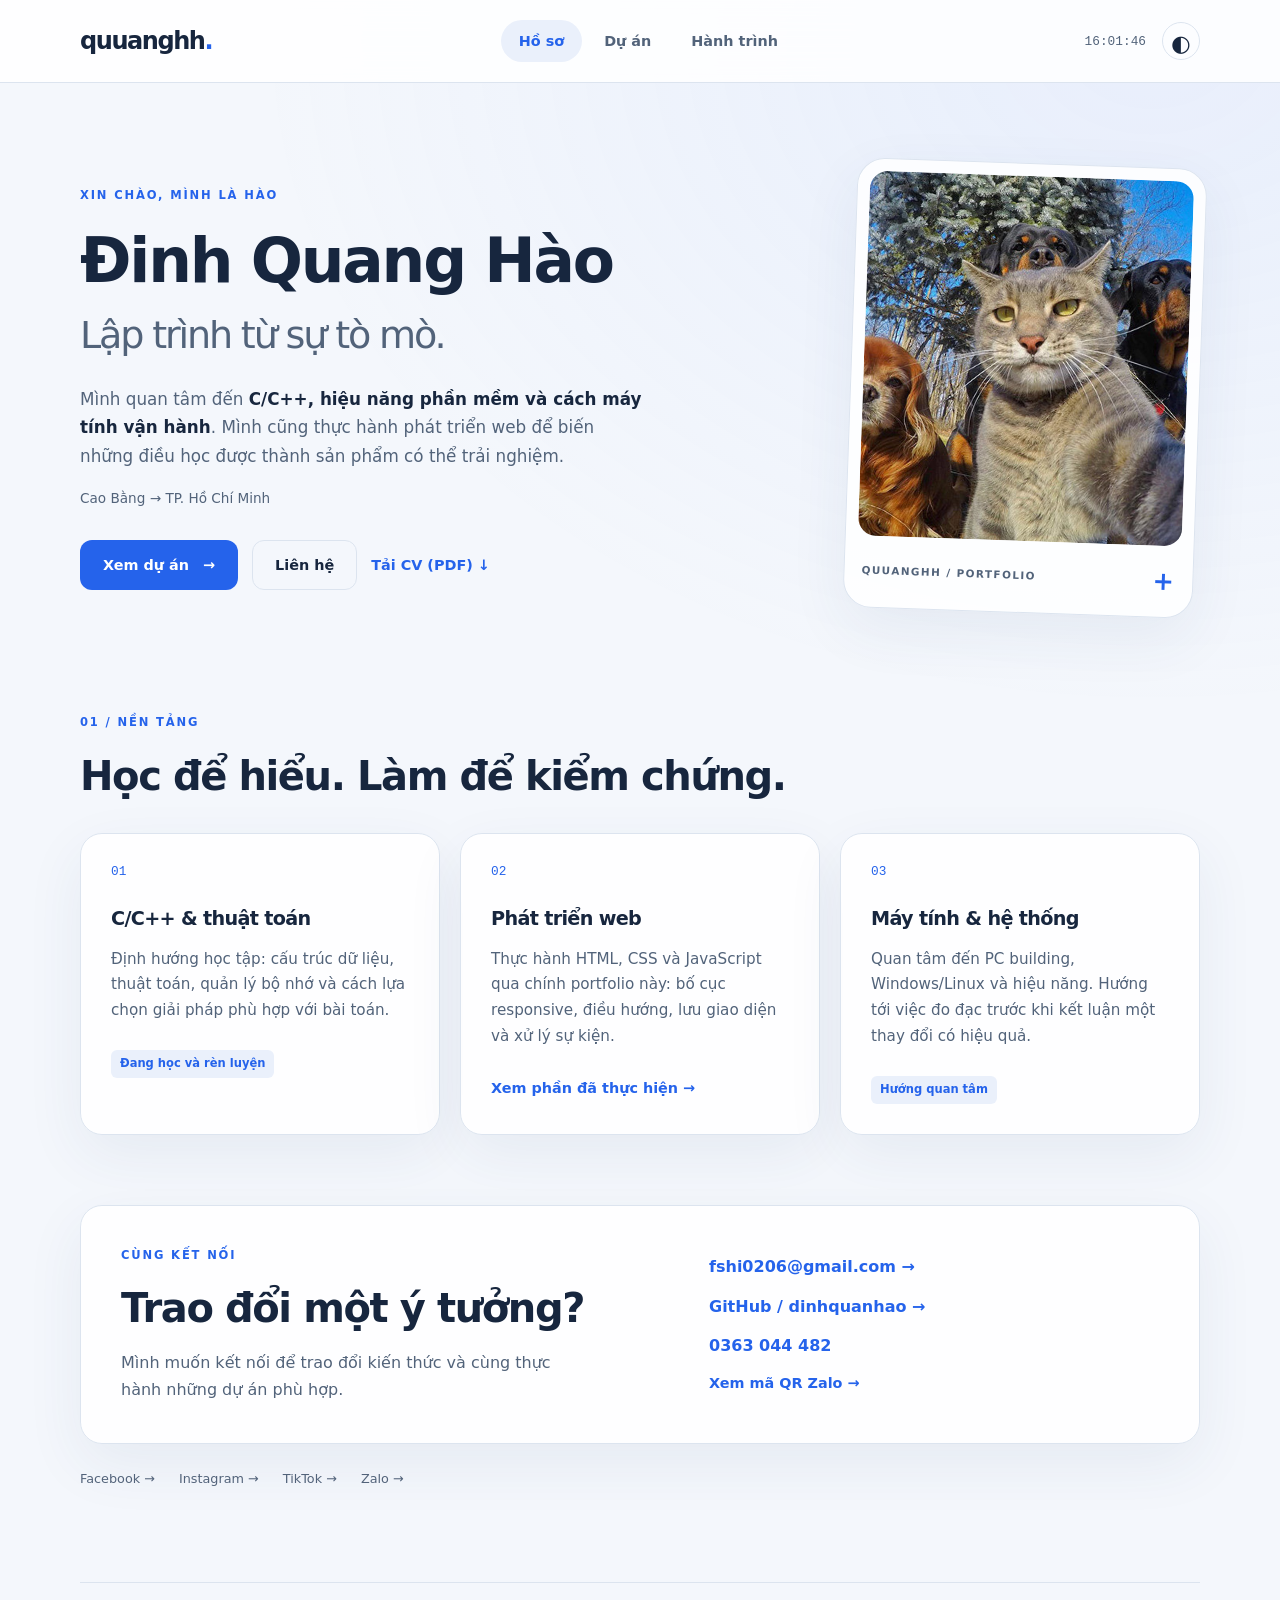
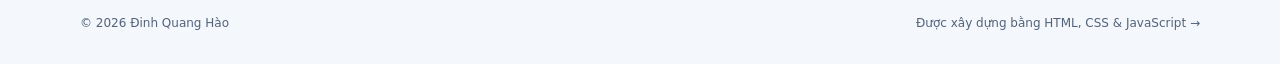
<file: index.html>
<!DOCTYPE html>
<html lang="vi">
<head>
    <meta charset="UTF-8">
    <meta name="viewport" content="width=device-width, initial-scale=1.0">
    <title>Đinh Quang Hào | C/C++ & Phát triển web</title>
    <meta name="description" content="Portfolio của Đinh Quang Hào: định hướng C/C++, tối ưu hệ thống và thực hành phát triển web. Xem dự án, hành trình học tập và CV.">
    <meta name="author" content="Đinh Quang Hào">
    <meta name="theme-color" content="#2563eb">
    <meta property="og:type" content="website">
    <meta property="og:locale" content="vi_VN">
    <meta property="og:title" content="Đinh Quang Hào | Portfolio">
    <meta property="og:description" content="Từ sự tò mò về máy tính đến những sản phẩm web có thể trải nghiệm. Xem dự án và kết nối với Hào.">
    <meta property="og:image" content="https://dinhquanhao.github.io/profileQuuanghh/assets/images/avatar.jpg.png">
    <meta property="og:url" content="https://dinhquanhao.github.io/profileQuuanghh/">
    <link rel="canonical" href="https://dinhquanhao.github.io/profileQuuanghh/">
    <link rel="stylesheet" href="./css/style.css">
    <script type="application/ld+json">
    {
      "@context": "https://schema.org",
      "@type": "Person",
      "name": "Đinh Quang Hào",
      "url": "https://dinhquanhao.github.io/profileQuuanghh/",
      "image": "https://dinhquanhao.github.io/profileQuuanghh/assets/images/avatar.jpg.png",
      "knowsAbout": ["C", "C++", "HTML", "CSS", "JavaScript"],
      "sameAs": ["https://github.com/dinhquanhao", "https://www.facebook.com/share/1Ctb9f6psq/", "https://www.tiktok.com/@hafo10032007"]
    }
    </script>
    <script async src="https://www.googletagmanager.com/gtag/js?id=G-XXHK8LHCVC"></script>
    <script>
      window.dataLayer = window.dataLayer || [];
      function gtag(){dataLayer.push(arguments);}
      gtag('js', new Date());
      gtag('config', 'G-XXHK8LHCVC');
    </script>
</head>
<body>
    <a class="skip-link" href="#main">Bỏ qua menu</a>
    <header>
        <div class="container nav-content">
            <a class="logo" href="#home" aria-label="Quuanghh — về hồ sơ">quuanghh<span>.</span></a>
            <nav class="nav-links" aria-label="Điều hướng chính">
                <a class="nav-btn active" href="#home" aria-current="page">Hồ sơ</a>
                <a class="nav-btn" href="#projects">Dự án</a>
                <a class="nav-btn" href="#journey">Hành trình</a>
            </nav>
            <div class="header-right">
                <time class="digital-clock" id="clock" aria-label="Giờ hiện tại" data-js></time>
                <button class="theme-toggle" type="button" aria-label="Bật giao diện tối" aria-pressed="false" data-js>
                    <span id="themeIcon" aria-hidden="true">◐</span>
                </button>
            </div>
        </div>
    </header>

    <main id="main" tabindex="-1">
        <section id="home" class="page-section active-page" aria-labelledby="home-title">
            <div class="container">
                <div class="hero">
                    <div class="hero-copy">
                        <p class="eyebrow">XIN CHÀO, MÌNH LÀ HÀO</p>
                        <h1 id="home-title" tabindex="-1">Đinh Quang Hào<span>Lập trình từ sự tò mò.</span></h1>
                        <p class="hero-description">Mình quan tâm đến <strong>C/C++, hiệu năng phần mềm và cách máy tính vận hành</strong>. Mình cũng thực hành phát triển web để biến những điều học được thành sản phẩm có thể trải nghiệm.</p>
                        <p class="location">Cao Bằng → TP. Hồ Chí Minh</p>
                        <div class="hero-actions">
                            <a class="btn" href="#projects">Xem dự án <span aria-hidden="true">→</span></a>
                            <a class="btn btn-secondary" href="mailto:fshi0206@gmail.com">Liên hệ</a>
                            <a class="text-link" href="./assets/dinh-quang-hao-cv.pdf" download>Tải CV (PDF) <span aria-hidden="true">↓</span></a>
                        </div>
                    </div>
                    <div class="portrait-card">
                        <button class="avatar-wrapper" type="button" aria-label="Phóng to ảnh đại diện" aria-pressed="false" data-avatar>
                            <img class="avatar-img" src="./assets/images/avatar.jpg.png" alt="Ảnh đại diện Đinh Quang Hào" width="320" height="360">
                        </button>
                        <div class="portrait-caption"><span>QUUANGHH / PORTFOLIO</span><span aria-hidden="true">+</span></div>
                    </div>
                </div>

                <div class="section-heading"><p class="eyebrow">01 / NỀN TẢNG</p><h2>Học để hiểu. Làm để kiểm chứng.</h2></div>
                <div class="skill-grid">
                    <article class="glass-card">
                        <span class="card-number" aria-hidden="true">01</span><h3>C/C++ & thuật toán</h3>
                        <p>Định hướng học tập: cấu trúc dữ liệu, thuật toán, quản lý bộ nhớ và cách lựa chọn giải pháp phù hợp với bài toán.</p>
                        <span class="tag">Đang học và rèn luyện</span>
                    </article>
                    <article class="glass-card">
                        <span class="card-number" aria-hidden="true">02</span><h3>Phát triển web</h3>
                        <p>Thực hành HTML, CSS và JavaScript qua chính portfolio này: bố cục responsive, điều hướng, lưu giao diện và xử lý sự kiện.</p>
                        <a class="text-link" href="#projects">Xem phần đã thực hiện →</a>
                    </article>
                    <article class="glass-card">
                        <span class="card-number" aria-hidden="true">03</span><h3>Máy tính & hệ thống</h3>
                        <p>Quan tâm đến PC building, Windows/Linux và hiệu năng. Hướng tới việc đo đạc trước khi kết luận một thay đổi có hiệu quả.</p>
                        <span class="tag">Hướng quan tâm</span>
                    </article>
                </div>

                <section id="contact" class="contact-card glass-card" aria-labelledby="contact-title">
                    <div><p class="eyebrow">CÙNG KẾT NỐI</p><h2 id="contact-title">Trao đổi một ý tưởng?</h2><p>Mình muốn kết nối để trao đổi kiến thức và cùng thực hành những dự án phù hợp.</p></div>
                    <div class="contact-links">
                        <a href="mailto:fshi0206@gmail.com">fshi0206@gmail.com <span aria-hidden="true">→</span></a>
                        <a href="https://github.com/dinhquanhao" target="_blank" rel="noopener noreferrer">GitHub / dinhquanhao <span aria-hidden="true">→</span></a>
                        <a href="tel:0363044482">0363 044 482</a>
                        <button class="text-link" type="button" data-open-qr data-js>Xem mã QR Zalo →</button>
                    </div>
                </section>
                <div class="social-links" aria-label="Mạng xã hội">
                    <a href="https://www.facebook.com/share/1Ctb9f6psq/" target="_blank" rel="noopener noreferrer">Facebook →</a>
                    <a href="https://www.instagram.com/quuanghafo" target="_blank" rel="noopener noreferrer">Instagram →</a>
                    <a href="https://www.tiktok.com/@hafo10032007" target="_blank" rel="noopener noreferrer">TikTok →</a>
                    <a href="https://zalo.me/0363044482" target="_blank" rel="noopener noreferrer">Zalo →</a>
                </div>
            </div>
        </section>

        <section id="projects" class="page-section" aria-labelledby="projects-title">
            <div class="container">
                <div class="section-heading"><p class="eyebrow">02 / DỰ ÁN</p><h2 id="projects-title" tabindex="-1">Một sản phẩm, từ mã nguồn đến trải nghiệm.</h2><p>Dự án cá nhân có mã nguồn công khai để bạn xem cách mình tổ chức và xây dựng.</p></div>
                <article class="project-card glass-card">
                    <a class="project-preview" href="./index.html#home" aria-label="Mở demo portfolio"><img src="./assets/images/portfolio-preview.png" alt="Ảnh chụp giao diện portfolio Đinh Quang Hào" width="1200" height="800" loading="lazy"></a>
                    <div class="project-content">
                        <div class="project-label"><span class="tag">Dự án cá nhân</span><span>01</span></div>
                        <h3>Quuanghh — Personal Portfolio</h3>
                        <p>Website giới thiệu bản thân, trình bày dự án và cung cấp kênh liên hệ. Mã nguồn sử dụng HTML, CSS và JavaScript thuần.</p>
                        <ul class="feature-list">
                            <li>Giao diện thích ứng với điện thoại và máy tính.</li>
                            <li>Điều hướng theo mục, hỗ trợ liên kết trực tiếp và nội dung khi tắt JavaScript.</li>
                            <li>Chế độ sáng/tối được lưu trên trình duyệt.</li>
                            <li>Bảng quản lý lượt truy cập dùng chung; tích hợp Firebase tùy chọn, mặc định tắt.</li>
                        </ul>
                        <div class="tech-tags" aria-label="Công nghệ"><span>HTML5</span><span>CSS3</span><span>JavaScript</span><span>Git</span></div>
                        <div class="project-actions">
                            <a class="btn" href="https://github.com/dinhquanhao/profileQuuanghh" target="_blank" rel="noopener noreferrer">Xem mã nguồn →</a>
                            <a class="text-link" href="./index.html#home">Mở demo →</a>
                        </div>
                    </div>
                </article>
                <div class="project-notes">
                    <div><h3>Bài toán</h3><p>Giữ website đơn giản, dễ chỉnh sửa và chạy được mà không cần công cụ build.</p></div>
                    <div><h3>Cách thực hiện</h3><p>Tách nội dung, giao diện và tương tác; bổ sung chức năng JavaScript trên nền HTML vẫn đọc được.</p></div>
                    <div><h3>Hướng phát triển</h3><p>Bổ sung các bài thực hành C/C++ có mã nguồn và kết quả đo cụ thể khi hoàn thành.</p></div>
                </div>
            </div>
        </section>

        <section id="journey" class="page-section" aria-labelledby="journey-title">
            <div class="container">
                <div class="section-heading"><p class="eyebrow">03 / HÀNH TRÌNH</p><h2 id="journey-title" tabindex="-1">Từng bước xây nền tảng.</h2><p>Những chủ đề mình đã tiếp cận và hướng học tập tiếp theo.</p></div>
                <div class="journey-grid">
                    <ol class="timeline">
                        <li><span class="timeline-year">2022</span><div><h3>Bắt đầu với C/C++</h3><p>Tiếp cận lập trình và cấu trúc dữ liệu cơ bản, hình thành sự quan tâm đến thuật toán và hiệu suất.</p></div></li>
                        <li><span class="timeline-year">2023</span><div><h3>Tìm hiểu phần cứng</h3><p>Khám phá PC building, cấu hình máy tính và cách phần cứng ảnh hưởng đến trải nghiệm sử dụng.</p></div></li>
                        <li><span class="timeline-year">2024</span><div><h3>Quan tâm đến hệ thống</h3><p>Tìm hiểu cấu hình game server, quản lý tài nguyên và các yếu tố ảnh hưởng đến độ trễ.</p></div></li>
                        <li><span class="timeline-year">2025 → nay</span><div><h3>Thực hành qua sản phẩm web</h3><p>Xây dựng portfolio bằng HTML/CSS/JavaScript và tiếp tục rèn luyện lập trình C/C++.</p></div></li>
                    </ol>
                    <aside class="glass-card learning-card"><p class="eyebrow">HƯỚNG TIẾP THEO</p><h3>Làm rõ điều mình học bằng sản phẩm.</h3><p>Tập trung vào bài thực hành nhỏ, ghi lại cách giải quyết và đo kết quả khi cần đánh giá hiệu năng.</p><a class="text-link" href="./cv.html">Xem CV dạng web →</a><a class="text-link" href="./assets/dinh-quang-hao-cv.pdf" download>Tải CV (PDF) ↓</a></aside>
                </div>
                <details class="personal-notes glass-card">
                    <summary>Ngoài những dòng code</summary>
                    <p>Mình thích nghe Lofi, Chill và Ballad khi làm việc hoặc thư giãn; cũng quan tâm đến phim kinh dị và tâm lý.</p>
                    <ul id="musicList" class="music-list">
                        <li><a href="https://www.youtube.com/results?search_query=Kh%C3%B4ng%20bu%C3%B4ng" target="_blank" rel="noopener noreferrer">Không buông →</a></li>
                        <li><a href="https://www.youtube.com/results?search_query=Ng%C3%A0y%20n%C3%A0y%20n%C4%83m%20%E1%BA%A5y" target="_blank" rel="noopener noreferrer">Ngày này năm ấy →</a></li>
                        <li><a href="https://www.youtube.com/results?search_query=Ng%C3%A0y%20th%C3%A1ng%20sau%20n%C3%A0y" target="_blank" rel="noopener noreferrer">Ngày tháng sau này →</a></li>
                        <li><a href="https://www.youtube.com/results?search_query=Nh%C6%B0%20anh%20%C4%91%C3%A3%20th%E1%BA%A5y%20em" target="_blank" rel="noopener noreferrer">Như anh đã thấy em →</a></li>
                        <li><a href="https://www.youtube.com/results?search_query=Ng%C3%A0y%20em%20%C4%91%E1%BA%B9p%20nh%E1%BA%A5t" target="_blank" rel="noopener noreferrer">Ngày em đẹp nhất →</a></li>
                    </ul>
                </details>
            </div>
        </section>
    </main>

    <footer class="container"><p>© <span id="currentYear">2026</span> Đinh Quang Hào</p><a href="https://github.com/dinhquanhao/profileQuuanghh" target="_blank" rel="noopener noreferrer">Được xây dựng bằng HTML, CSS & JavaScript →</a></footer>
    <button class="scroll-up-btn" type="button" aria-label="Về đầu trang" data-js>↑</button>
    <dialog id="zaloModal" aria-labelledby="qr-title">
        <div class="qr-content"><h2 id="qr-title">Kết nối qua Zalo</h2><img src="./assets/images/zalo-qr.png.png" alt="Mã QR Zalo của Đinh Quang Hào" width="280" height="280"><form method="dialog"><button class="btn" type="submit">Đóng</button></form></div>
    </dialog>
    <script src="./js/script.js"></script>
    <script type="module" src="./js/tracker.js"></script>
</body>
</html>
</file>
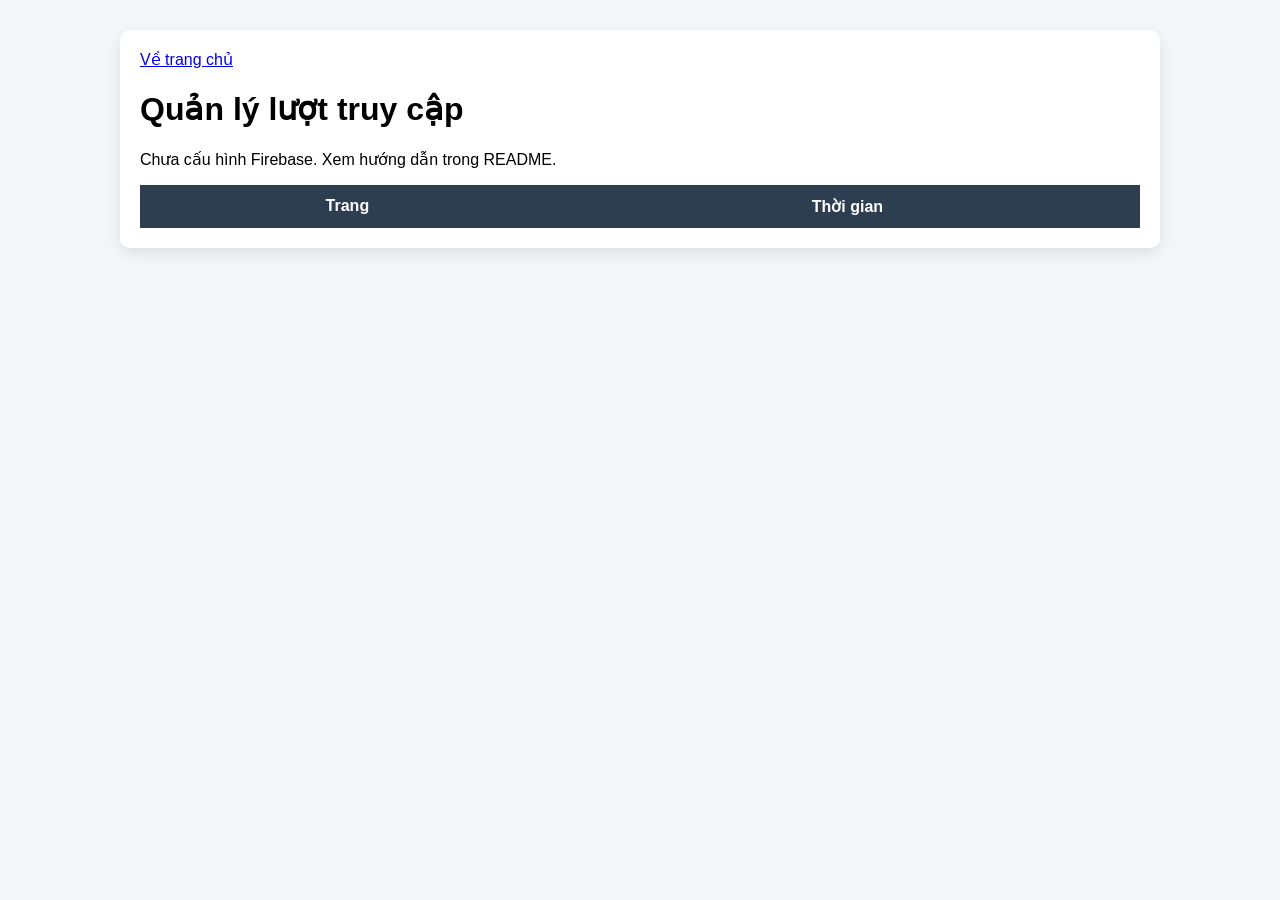
<file: admin.html>
<!doctype html>
<html lang="vi">
<head>
    <meta charset="utf-8">
    <meta name="viewport" content="width=device-width, initial-scale=1">
    <meta name="robots" content="noindex, nofollow">
    <title>Quản lý lượt truy cập</title>
    <link rel="stylesheet" href="./css/admin.css">
</head>
<body>
    <main class="table-container">
        <a href="./index.html">Về trang chủ</a>
        <h1>Quản lý lượt truy cập</h1>
        <p id="visitorStatus" role="status">Đang khởi tạo…</p>
        <form id="visitorLogin" hidden>
            <label>Email <input name="email" type="email" autocomplete="username" required></label>
            <label>Mật khẩu <input name="password" type="password" autocomplete="current-password" required></label>
            <button type="submit">Đăng nhập</button>
        </form>
        <button id="visitorLogout" type="button" hidden>Đăng xuất</button>
        <div class="table-scroll">
            <table><thead><tr><th scope="col">Trang</th><th scope="col">Thời gian</th></tr></thead>
            <tbody id="visitorTable"></tbody></table>
        </div>
    </main>
    <script type="module" src="./js/admin.js"></script>
</body>
</html>
</file>
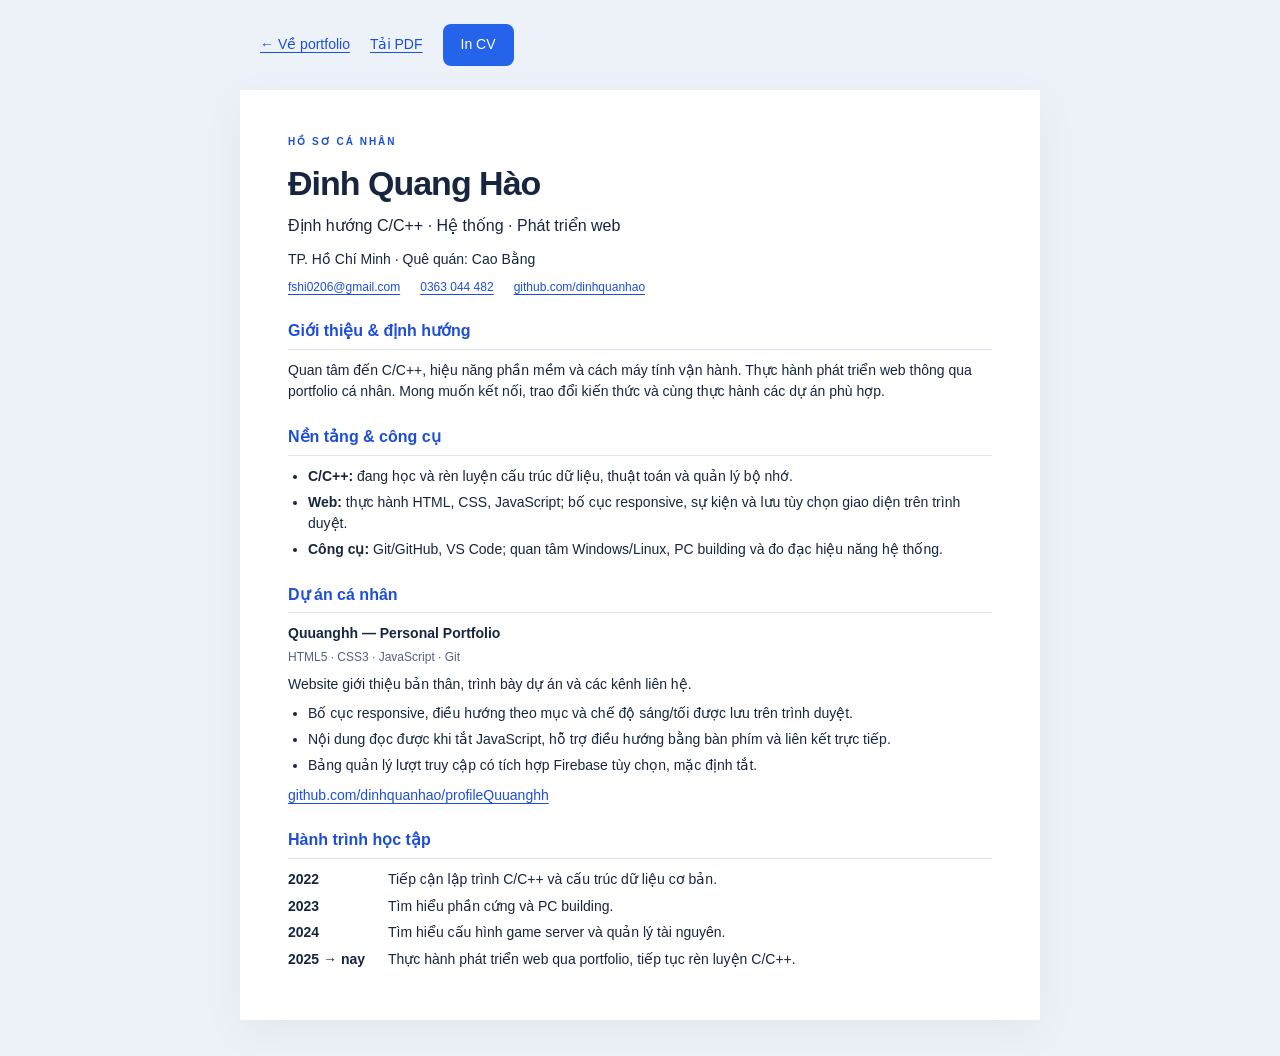
<file: cv.html>
<!doctype html>
<html lang="vi">
<head>
    <meta charset="utf-8">
    <meta name="viewport" content="width=device-width, initial-scale=1">
    <meta name="description" content="CV của Đinh Quang Hào — định hướng C/C++, hệ thống và thực hành phát triển web.">
    <title>CV — Đinh Quang Hào</title>
    <link rel="stylesheet" href="./css/cv.css">
</head>
<body>
    <nav class="cv-actions" aria-label="Thao tác CV"><a href="./index.html#home">← Về portfolio</a><a href="./assets/dinh-quang-hao-cv.pdf" download>Tải PDF</a><button type="button" id="printCV" hidden>In CV</button></nav>
    <main class="cv-sheet">
        <header><p class="eyebrow">HỒ SƠ CÁ NHÂN</p><h1>Đinh Quang Hào</h1><p class="subtitle">Định hướng C/C++ · Hệ thống · Phát triển web</p><p>TP. Hồ Chí Minh · Quê quán: Cao Bằng</p><div class="contacts"><a href="mailto:fshi0206@gmail.com">fshi0206@gmail.com</a><a href="tel:0363044482">0363 044 482</a><a href="https://github.com/dinhquanhao">github.com/dinhquanhao</a></div></header>
        <section><h2>Giới thiệu & định hướng</h2><p>Quan tâm đến C/C++, hiệu năng phần mềm và cách máy tính vận hành. Thực hành phát triển web thông qua portfolio cá nhân. Mong muốn kết nối, trao đổi kiến thức và cùng thực hành các dự án phù hợp.</p></section>
        <section><h2>Nền tảng & công cụ</h2><ul><li><strong>C/C++:</strong> đang học và rèn luyện cấu trúc dữ liệu, thuật toán và quản lý bộ nhớ.</li><li><strong>Web:</strong> thực hành HTML, CSS, JavaScript; bố cục responsive, sự kiện và lưu tùy chọn giao diện trên trình duyệt.</li><li><strong>Công cụ:</strong> Git/GitHub, VS Code; quan tâm Windows/Linux, PC building và đo đạc hiệu năng hệ thống.</li></ul></section>
        <section><h2>Dự án cá nhân</h2><h3>Quuanghh — Personal Portfolio</h3><p class="project-tech">HTML5 · CSS3 · JavaScript · Git</p><p>Website giới thiệu bản thân, trình bày dự án và các kênh liên hệ.</p><ul><li>Bố cục responsive, điều hướng theo mục và chế độ sáng/tối được lưu trên trình duyệt.</li><li>Nội dung đọc được khi tắt JavaScript, hỗ trợ điều hướng bằng bàn phím và liên kết trực tiếp.</li><li>Bảng quản lý lượt truy cập có tích hợp Firebase tùy chọn, mặc định tắt.</li></ul><p><a href="https://github.com/dinhquanhao/profileQuuanghh">github.com/dinhquanhao/profileQuuanghh</a></p></section>
        <section><h2>Hành trình học tập</h2><dl><div><dt>2022</dt><dd>Tiếp cận lập trình C/C++ và cấu trúc dữ liệu cơ bản.</dd></div><div><dt>2023</dt><dd>Tìm hiểu phần cứng và PC building.</dd></div><div><dt>2024</dt><dd>Tìm hiểu cấu hình game server và quản lý tài nguyên.</dd></div><div><dt>2025 → nay</dt><dd>Thực hành phát triển web qua portfolio, tiếp tục rèn luyện C/C++.</dd></div></dl></section>
    </main>
    <script src="./js/cv.js"></script>
</body>
</html>
</file>
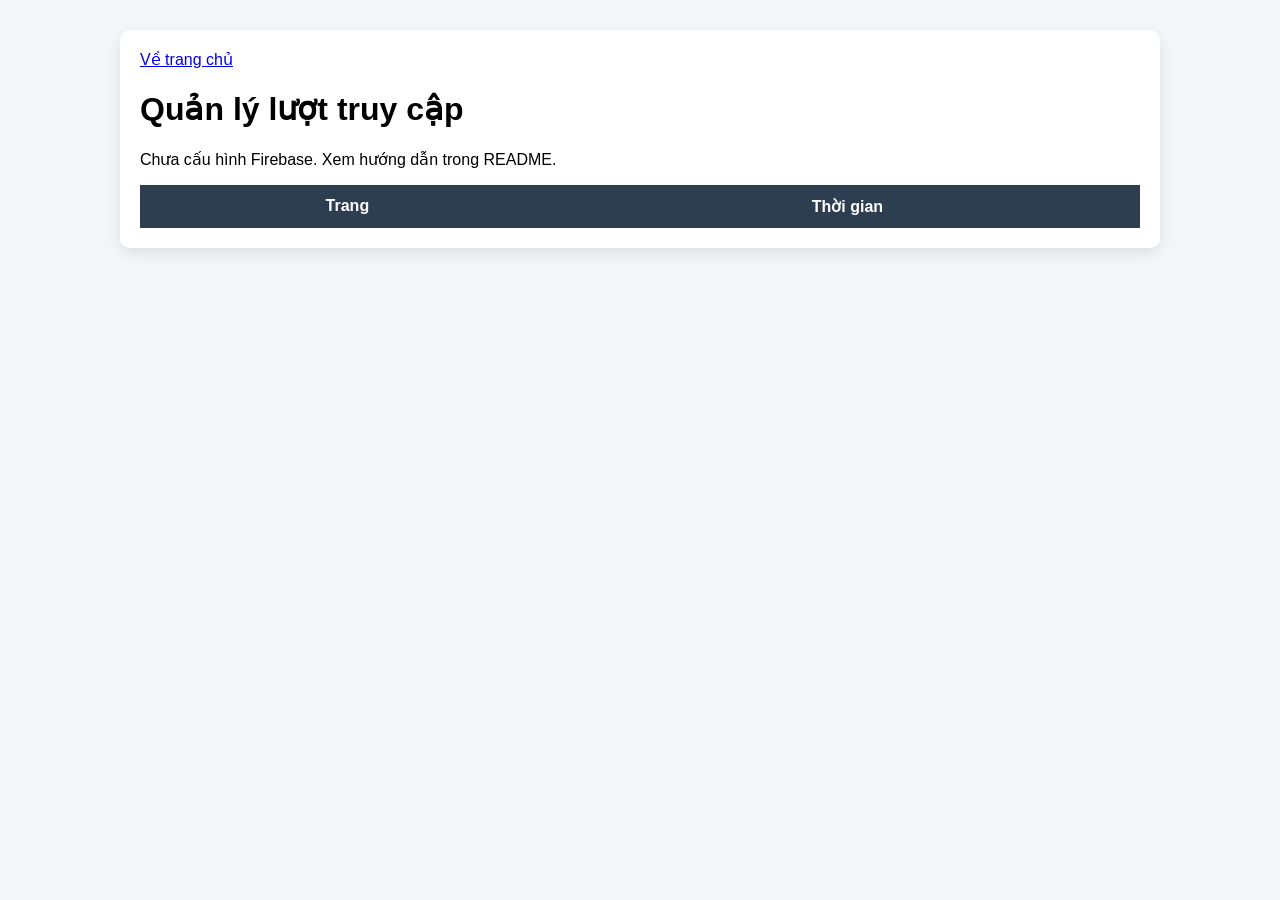
<file: visitors.html>
<!doctype html>
<html lang="vi">
<head>
    <meta charset="utf-8">
    <meta name="viewport" content="width=device-width, initial-scale=1">
    <meta name="robots" content="noindex, nofollow">
    <title>Quản lý lượt truy cập</title>
    <link rel="stylesheet" href="./css/admin.css">
</head>
<body>
    <main class="table-container">
        <a href="./index.html">Về trang chủ</a>
        <h1>Quản lý lượt truy cập</h1>
        <p id="visitorStatus" role="status">Đang khởi tạo…</p>
        <form id="visitorLogin" hidden>
            <label>Email <input name="email" type="email" autocomplete="username" required></label>
            <label>Mật khẩu <input name="password" type="password" autocomplete="current-password" required></label>
            <button type="submit">Đăng nhập</button>
        </form>
        <button id="visitorLogout" type="button" hidden>Đăng xuất</button>
        <div class="table-scroll">
            <table><thead><tr><th scope="col">Trang</th><th scope="col">Thời gian</th></tr></thead>
            <tbody id="visitorTable"></tbody></table>
        </div>
    </main>
    <script type="module" src="./js/visitors.js"></script>
</body>
</html>
</file>
<file: css/style.css>
:root {
    --primary: #2563eb;
    --primary-hover: #1d4ed8;
    --text-main: #17263e;
    --text-sub: #52637a;
    --bg-main: #f4f7fc;
    --glass: rgba(255, 255, 255, .85);
    --border: #dce4ef;
    --soft: #eaf0fb;
    --shadow: 0 20px 60px rgba(38, 68, 112, .07);
}
body[data-theme="dark"] {
    color-scheme: dark;
    --primary: #93b8ff;
    --primary-hover: #b8cfff;
    --text-main: #eef3fc;
    --text-sub: #b1c0d6;
    --bg-main: #101b2d;
    --glass: rgba(24, 39, 62, .9);
    --border: #30435f;
    --soft: #20334f;
    --shadow: 0 20px 60px rgba(0, 0, 0, .15);
}
* { box-sizing: border-box; }
html { scroll-behavior: smooth; scroll-padding-top: 110px; }
body { margin: 0; background: var(--bg-main); color: var(--text-main); font-family: system-ui, -apple-system, "Segoe UI", sans-serif; line-height: 1.7; }
body::before { content: ""; position: fixed; inset: 0; z-index: -1; pointer-events: none; background: radial-gradient(ellipse at 90% 5%, #82a9ff1a, transparent 55%); }
a { color: var(--primary); text-underline-offset: 4px; }
button, input { font: inherit; }
button, a { -webkit-tap-highlight-color: transparent; }
button { cursor: pointer; }
a:focus-visible, button:focus-visible, summary:focus-visible { outline: 3px solid var(--primary); outline-offset: 5px; }
[tabindex="-1"]:focus { outline: none; }
img { max-width: 100%; display: block; }
h1, h2, h3, p { margin: 0; }
h1, h2, h3 { line-height: 1.25; letter-spacing: -.035em; }
h2 { font-size: clamp(1.7rem, 3.3vw, 2.5rem); }
h3 { font-size: 1.2rem; }
.container { width: min(1120px, calc(100% - 48px)); margin-inline: auto; }
.skip-link { position: fixed; top: -100px; left: 20px; padding: 12px 20px; background: var(--glass); z-index: 200; }
.skip-link:focus { top: 10px; }
header { position: sticky; top: 0; z-index: 100; background: var(--glass); backdrop-filter: blur(18px); border-bottom: 1px solid var(--border); }
.nav-content { display: flex; align-items: center; justify-content: space-between; gap: 20px; min-height: 82px; }
.logo { font-size: 1.5rem; font-weight: 800; letter-spacing: -.06em; color: var(--text-main); text-decoration: none; }
.logo span { color: var(--primary); }
.nav-links { display: flex; gap: 4px; }
.nav-btn { text-decoration: none; color: var(--text-sub); font-size: .9rem; font-weight: 600; padding: 9px 18px; border-radius: 24px; }
.nav-btn:hover, .nav-btn.active { color: var(--primary); background: var(--soft); }
.header-right { display: flex; gap: 16px; align-items: center; }
.digital-clock { font: 500 .8rem ui-monospace, monospace; color: var(--text-sub); font-variant-numeric: tabular-nums; }
.theme-toggle { display: grid; place-items: center; width: 38px; height: 38px; border: 1px solid var(--border); border-radius: 50%; color: var(--text-main); background: transparent; font-size: 1.4rem; }
[data-js] { display: none; }
.js .theme-toggle { display: grid; }
.js [data-open-qr] { display: inline-block; }
.js .digital-clock { display: block; }
.page-section { padding: 64px 0 32px; scroll-margin-top: 20px; }
.js .page-section { display: none; }
.js .page-section.active-page { display: block; animation: enter .3s ease-out; }
@keyframes enter { from { opacity: .3; transform: translateY(8px); } to { opacity: 1; transform: translateY(0); } }
.hero { display: grid; grid-template-columns: 1.5fr 1fr; gap: 80px; align-items: center; padding: 16px 0 100px; }
.eyebrow { font-size: .72rem; font-weight: 750; letter-spacing: .16em; color: var(--primary); margin-bottom: 18px; }
h1 { font-size: clamp(2.5rem, 4.8vw, 4rem); }
h1 span { display: block; margin-top: 12px; color: var(--text-sub); font-size: .62em; font-weight: 450; }
.hero-description { color: var(--text-sub); font-size: 1.05rem; margin: 25px 0 16px; max-width: 570px; }
.hero-description strong { color: var(--text-main); font-weight: 600; }
.location { font-size: .85rem; color: var(--text-sub); }
.hero-actions { display: flex; align-items: center; flex-wrap: wrap; gap: 14px; margin-top: 30px; }
.btn { display: inline-flex; align-items: center; justify-content: center; gap: 14px; border: 1px solid transparent; padding: 12px 22px; background: #2563eb; color: #fff; border-radius: 12px; font-weight: 650; text-decoration: none; font-size: .9rem; }
.btn:hover { background: #1d4ed8; }
.btn-secondary { background: transparent; color: var(--text-main); border-color: var(--border); }
.btn-secondary:hover { background: var(--soft); }
.text-link { color: var(--primary); background: transparent; border: 0; padding: 0; font-size: .9rem; font-weight: 650; text-align: left; text-decoration: none; }
.text-link:hover { text-decoration: underline; }
.portrait-card { width: 100%; max-width: 350px; justify-self: end; transform: rotate(2deg); padding: 12px; background: var(--glass); border: 1px solid var(--border); border-radius: 28px; box-shadow: var(--shadow); }
.avatar-wrapper { display: block; padding: 0; background: transparent; border: 0; width: 100%; border-radius: 18px; transition: transform .2s; }
.avatar-wrapper.zoomed { transform: scale(1.1) rotate(-2deg); box-shadow: var(--shadow); }
.avatar-img { width: 100%; height: auto; aspect-ratio: 8 / 9; object-fit: cover; border-radius: 18px; }
.portrait-caption { display: flex; align-items: center; justify-content: space-between; padding: 14px 5px 2px; font-size: .65rem; font-weight: 700; letter-spacing: .14em; color: var(--text-sub); }
.portrait-caption span:last-child { font-size: 1.6rem; color: var(--primary); }
.section-heading { max-width: 760px; margin-bottom: 32px; }
.section-heading > p:last-child:not(.eyebrow) { color: var(--text-sub); margin-top: 18px; }
.glass-card { background: var(--glass); border: 1px solid var(--border); border-radius: 22px; padding: 30px; box-shadow: var(--shadow); }
.skill-grid { display: grid; grid-template-columns: repeat(3, 1fr); gap: 20px; margin-bottom: 70px; }
.card-number { display: block; font: .8rem ui-monospace, monospace; color: var(--primary); margin-bottom: 28px; }
.skill-grid h3 { margin-bottom: 16px; }
.skill-grid p { color: var(--text-sub); font-size: .95rem; margin-bottom: 24px; }
.tag { display: inline-block; font-size: .72rem; font-weight: 650; color: var(--primary); background: var(--soft); border-radius: 6px; padding: 4px 9px; }
.contact-card { display: grid; grid-template-columns: 1.2fr 1fr; gap: 48px; padding: 40px; }
.contact-card p:not(.eyebrow) { color: var(--text-sub); margin-top: 16px; max-width: 450px; }
.contact-links { display: flex; flex-direction: column; gap: 12px; align-self: center; align-items: flex-start; min-width: 0; }
.contact-links a { font-weight: 550; text-decoration: none; overflow-wrap: anywhere; }
.contact-links a:hover { text-decoration: underline; }
.social-links { display: flex; gap: 24px; flex-wrap: wrap; margin-top: 24px; }
.social-links a { font-size: .8rem; text-decoration: none; color: var(--text-sub); }
.project-card { display: grid; grid-template-columns: 1fr 1.2fr; gap: 40px; align-items: center; padding: 26px; }
.project-preview { display: block; overflow: hidden; border-radius: 14px; border: 1px solid var(--border); }
.project-preview img { width: 100%; height: auto; aspect-ratio: 3/2; object-fit: cover; object-position: top; transition: transform .2s; }
.project-preview:hover img { transform: scale(1.03); }
.project-label { display: flex; justify-content: space-between; align-items: center; color: var(--text-sub); font-size: .75rem; }
.project-content h3 { font-size: 1.65rem; margin: 20px 0 16px; }
.project-content p, .feature-list { color: var(--text-sub); font-size: .9rem; }
.feature-list { padding-left: 20px; }
.feature-list li { padding-bottom: 7px; }
.tech-tags { display: flex; gap: 6px; flex-wrap: wrap; }
.tech-tags span { font: .7rem ui-monospace, monospace; padding: 5px 9px; border: 1px solid var(--border); border-radius: 6px; }
.project-actions { display: flex; align-items: center; gap: 24px; flex-wrap: wrap; margin-top: 24px; }
.project-notes { display: grid; grid-template-columns: repeat(3, 1fr); gap: 30px; margin: 40px 0; }
.project-notes h3 { font-size: 1rem; margin-bottom: 12px; }
.project-notes p { color: var(--text-sub); font-size: .9rem; }
.journey-grid { display: grid; grid-template-columns: 1.4fr 1fr; gap: 70px; }
.timeline { list-style: none; padding: 0; margin: 0; }
.timeline li { display: grid; grid-template-columns: 100px 1fr; gap: 20px; padding-bottom: 32px; }
.timeline-year { color: var(--primary); font-size: .8rem; font-weight: 700; padding-top: 4px; }
.timeline li > div { border-left: 2px solid var(--border); padding-left: 24px; }
.timeline h3 { font-size: 1.1rem; margin-bottom: 10px; }
.timeline p, .learning-card > p:not(.eyebrow) { color: var(--text-sub); font-size: .9rem; }
.learning-card { align-self: start; }
.learning-card h3 { font-size: 1.5rem; margin-bottom: 20px; }
.learning-card a { display: block; margin-top: 22px; }
.personal-notes { margin-top: 40px; }
.personal-notes summary { cursor: pointer; font-weight: 650; }
.personal-notes p { color: var(--text-sub); margin-top: 20px; }
.music-list { display: flex; flex-wrap: wrap; gap: 12px 25px; padding: 0; list-style: none; font-size: .85rem; }
footer { display: flex; justify-content: space-between; gap: 20px; flex-wrap: wrap; color: var(--text-sub); font-size: .75rem; border-top: 1px solid var(--border); padding-block: 30px; margin-top: 60px !important; }
footer a { color: var(--text-sub); text-decoration: none; }
.scroll-up-btn { position: fixed; bottom: 24px; right: 24px; border: 1px solid var(--border); border-radius: 50%; width: 42px; height: 42px; background: var(--glass); color: var(--primary); box-shadow: var(--shadow); }
.js .scroll-up-btn.show { display: block; }
dialog { background: var(--bg-main); color: var(--text-main); border: 1px solid var(--border); border-radius: 22px; max-width: calc(100% - 32px); padding: 28px; }
dialog::backdrop { background: #071323b3; backdrop-filter: blur(4px); }
.qr-content { text-align: center; }
.qr-content img { width: 280px; height: auto; margin: 24px auto; }
@media (max-width: 900px) {
    .hero { gap: 40px; }
    .skill-grid { gap: 14px; }
    .glass-card { padding: 24px; }
    .project-card { grid-template-columns: 1fr; }
    .project-preview { max-height: 340px; }
    .journey-grid { gap: 32px; }
}
@media (max-width: 680px) {
    .container { width: calc(100% - 36px); }
    .nav-content { min-height: 104px; gap: 8px; flex-wrap: wrap; padding-block: 12px; }
    .logo { font-size: 1.3rem; }
    .nav-links { order: 3; width: 100%; justify-content: center; }
    .nav-btn { font-size: .8rem; padding: 7px 16px; }
    .js .digital-clock { display: none; }
    .theme-toggle { width: 32px; height: 32px; }
    .page-section { padding-top: 38px; }
    .hero { grid-template-columns: 1fr; gap: 40px; padding: 10px 0 60px; }
    h1 { font-size: 2.6rem; }
    .hero-description { font-size: 1rem; }
    .portrait-card { justify-self: center; max-width: 260px; }
    .skill-grid, .contact-card, .project-notes, .journey-grid { grid-template-columns: 1fr; }
    .skill-grid { gap: 16px; margin-bottom: 44px; }
    .card-number { margin-bottom: 16px; }
    .contact-card { gap: 28px; }
    .project-content h3 { font-size: 1.45rem; }
    .timeline li { grid-template-columns: 75px 1fr; gap: 10px; }
    .timeline li > div { padding-left: 16px; }
    footer { margin-top: 36px !important; }
    .scroll-up-btn { bottom: 14px; right: 14px; }
}
@media (prefers-reduced-motion: reduce) {
    html { scroll-behavior: auto; }
    *, *::before, *::after { animation: none !important; transition: none !important; }
}
@media print {
    header, .hero-actions, .social-links, [data-js], dialog { display: none !important; }
    .js .page-section { display: block; }
    .glass-card { box-shadow: none; break-inside: avoid; }
    body { background: white; color: #17263e; }
}
</file>
<file: css/admin.css>
body{
    font-family: Arial, sans-serif;
    background:#f4f6f9;
    margin:0;
    padding:30px;
}

h2{
    text-align:center;
    margin-bottom:30px;
}

.table-container{
    max-width:1000px;
    margin:auto;
    background:white;
    padding:20px;
    border-radius:10px;
    box-shadow:0 5px 15px rgba(0,0,0,0.1);
}

table{
    width:100%;
    border-collapse:collapse;
}

th,td{
    padding:12px;
    text-align:center;
}

th{
    background:#2c3e50;
    color:white;
}

tr:nth-child(even){
    background:#f2f2f2;
}

tr:hover{
    background:#e8f4ff;
}
.table-scroll { overflow-x: auto; }
td { overflow-wrap: anywhere; }
form label { display: block; margin: 12px 0; }
input, button { padding: 8px; max-width: 100%; box-sizing: border-box; }
@media (max-width: 600px) { body { padding: 12px; } .table-container { padding: 12px; } }
</file>
<file: css/cv.css>
* { box-sizing: border-box; }
body { margin: 0; color: #17263e; background: #edf2f8; font: 14px/1.55 Arial, sans-serif; }
a { color: #1d4ed8; text-underline-offset: 3px; }
a:focus-visible, button:focus-visible { outline: 3px solid #2563eb; outline-offset: 4px; }
.cv-actions { max-width: 800px; margin: 24px auto; display: flex; gap: 20px; align-items: center; padding: 0 20px; flex-wrap: wrap; }
.cv-actions button { border: 0; border-radius: 8px; padding: 10px 18px; background: #2563eb; color: white; font: inherit; cursor: pointer; }
.cv-sheet { max-width: 800px; padding: 44px 48px; margin: 0 auto 36px; background: white; box-shadow: 0 12px 40px #17263e0d; }
h1, h2, h3, p { margin: 0; }
h1 { font-size: 34px; letter-spacing: -1px; }
h2 { font-size: 16px; color: #1d4ed8; padding-bottom: 5px; border-bottom: 1px solid #dce4ef; margin-bottom: 10px; }
h3 { font-size: 14px; }
.eyebrow { font-size: 10px; font-weight: bold; letter-spacing: 2px; color: #1d4ed8; margin-bottom: 8px; }
.subtitle { font-size: 16px; margin: 4px 0 10px; }
.contacts { display: flex; flex-wrap: wrap; gap: 6px 20px; font-size: 12px; margin-top: 8px; }
section { margin-top: 22px; }
ul { padding-left: 20px; margin: 8px 0; }
li { margin-bottom: 4px; }
.project-tech { color: #52637a; font-size: 12px; margin: 3px 0 7px; }
dl { margin: 0; }
dl div { display: flex; gap: 12px; margin-bottom: 5px; }
dt { min-width: 88px; font-weight: bold; }
dd { margin: 0; }
@media (max-width: 600px) { .cv-sheet { padding: 28px 20px; } .contacts { flex-direction: column; } }
@page { size: A4; margin: 12mm; }
@media print {
    body { background: white; font-size: 10pt; line-height: 1.45; }
    .cv-actions { display: none; }
    .cv-sheet { margin: 0; padding: 0; box-shadow: none; max-width: none; }
    section { break-inside: avoid; margin-top: 16px; }
    a { text-decoration: none; }
}
</file>
